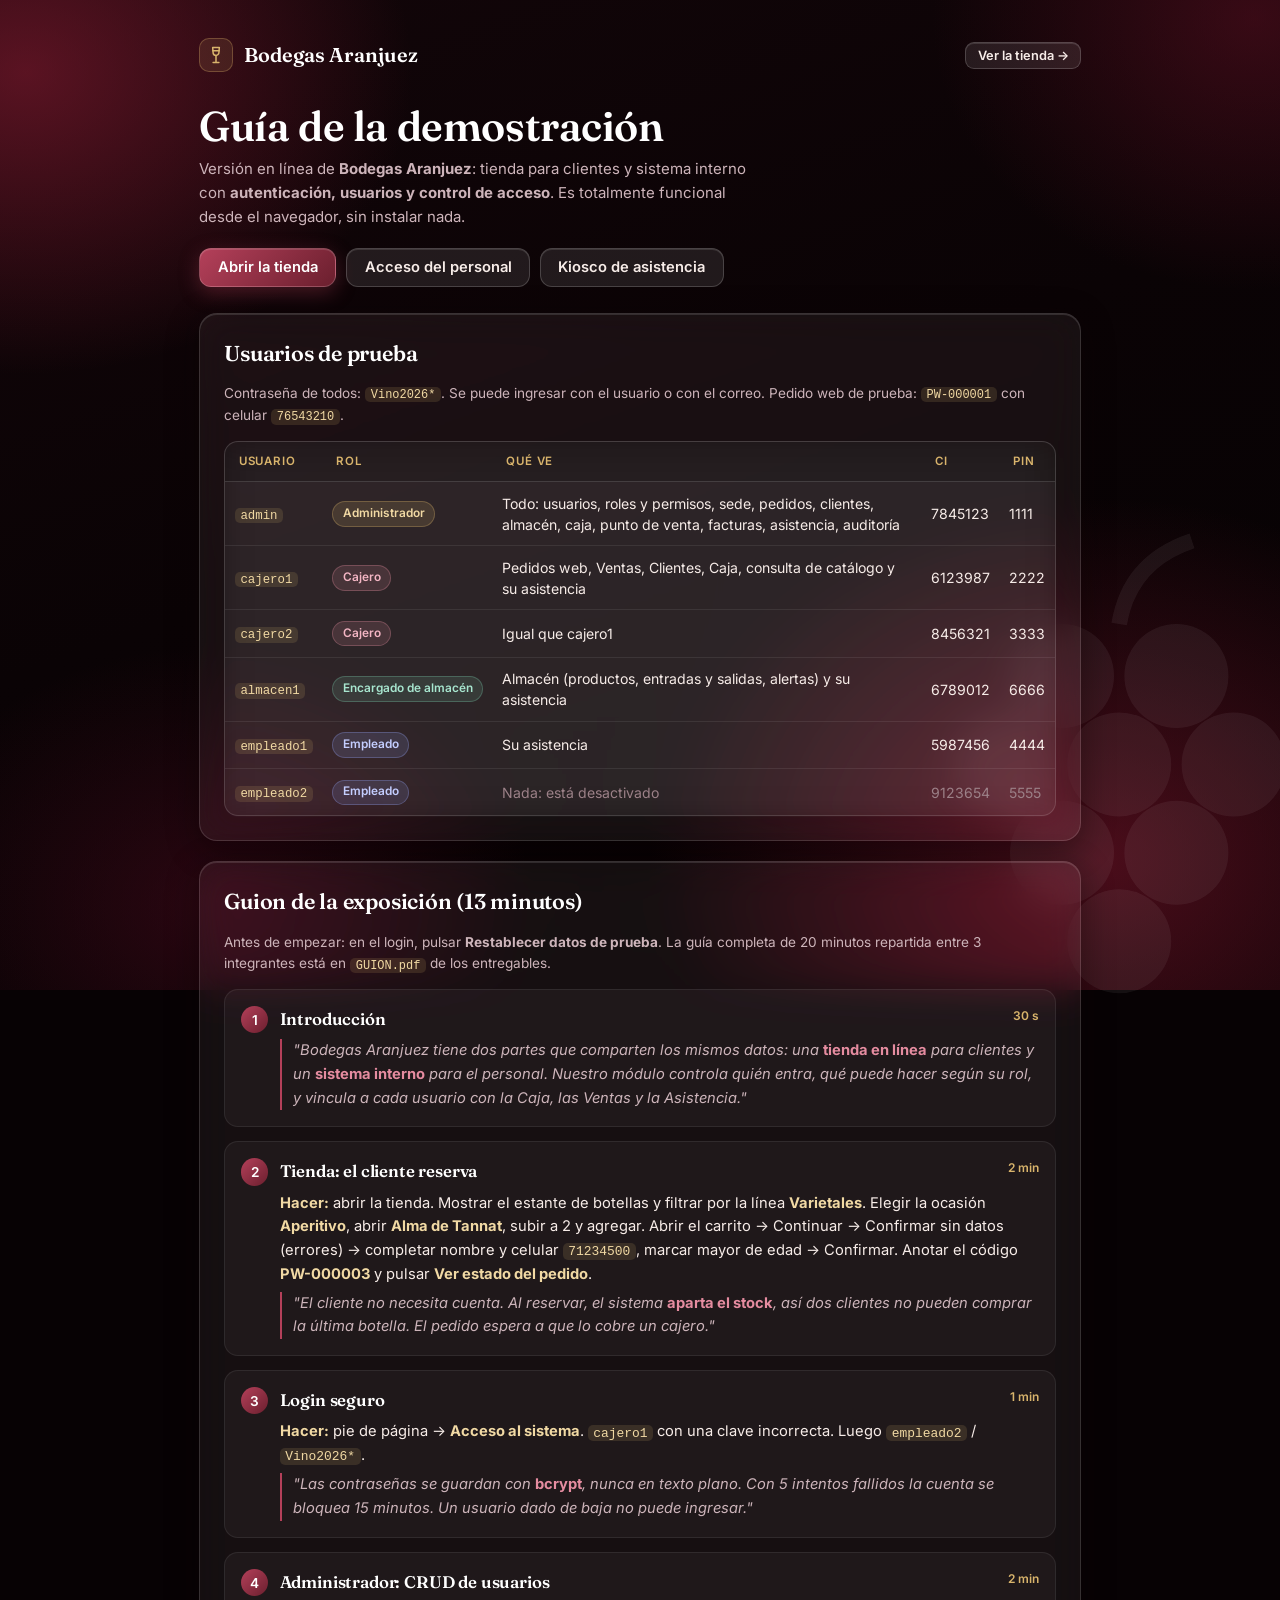
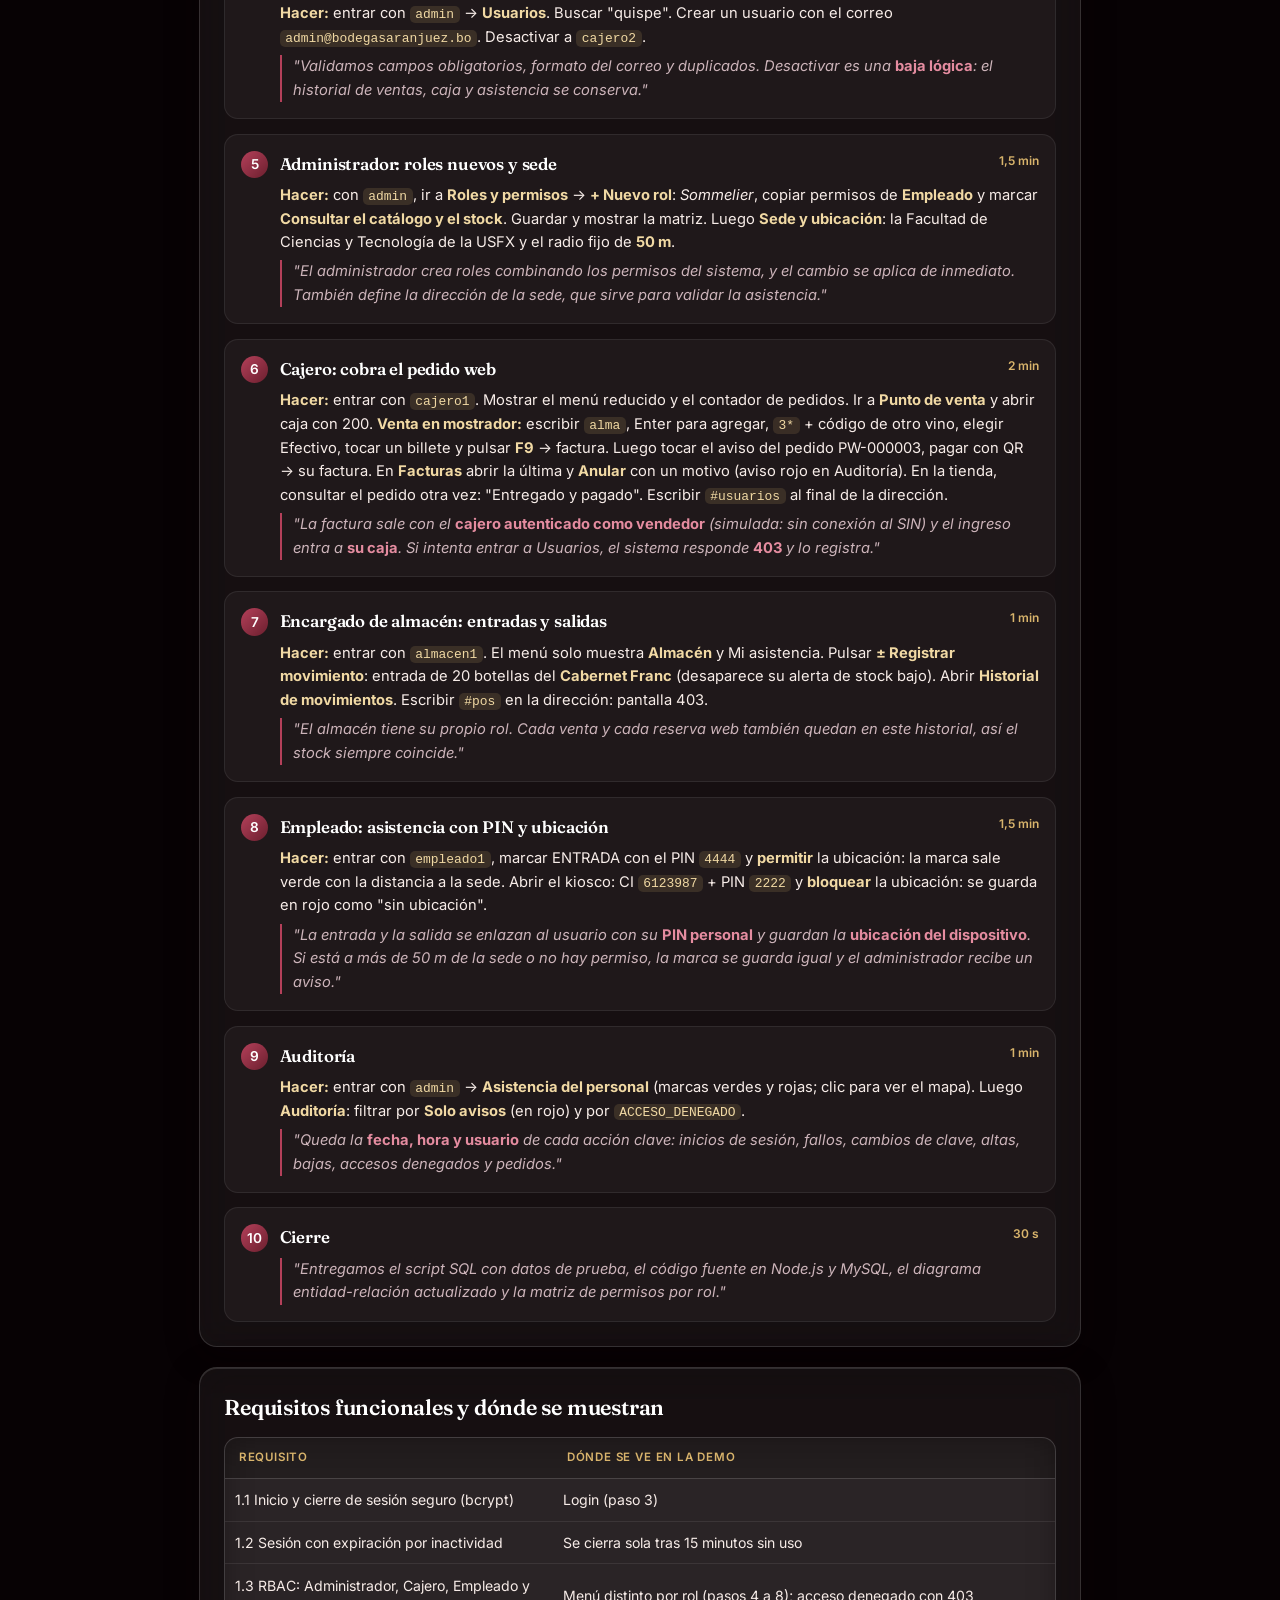
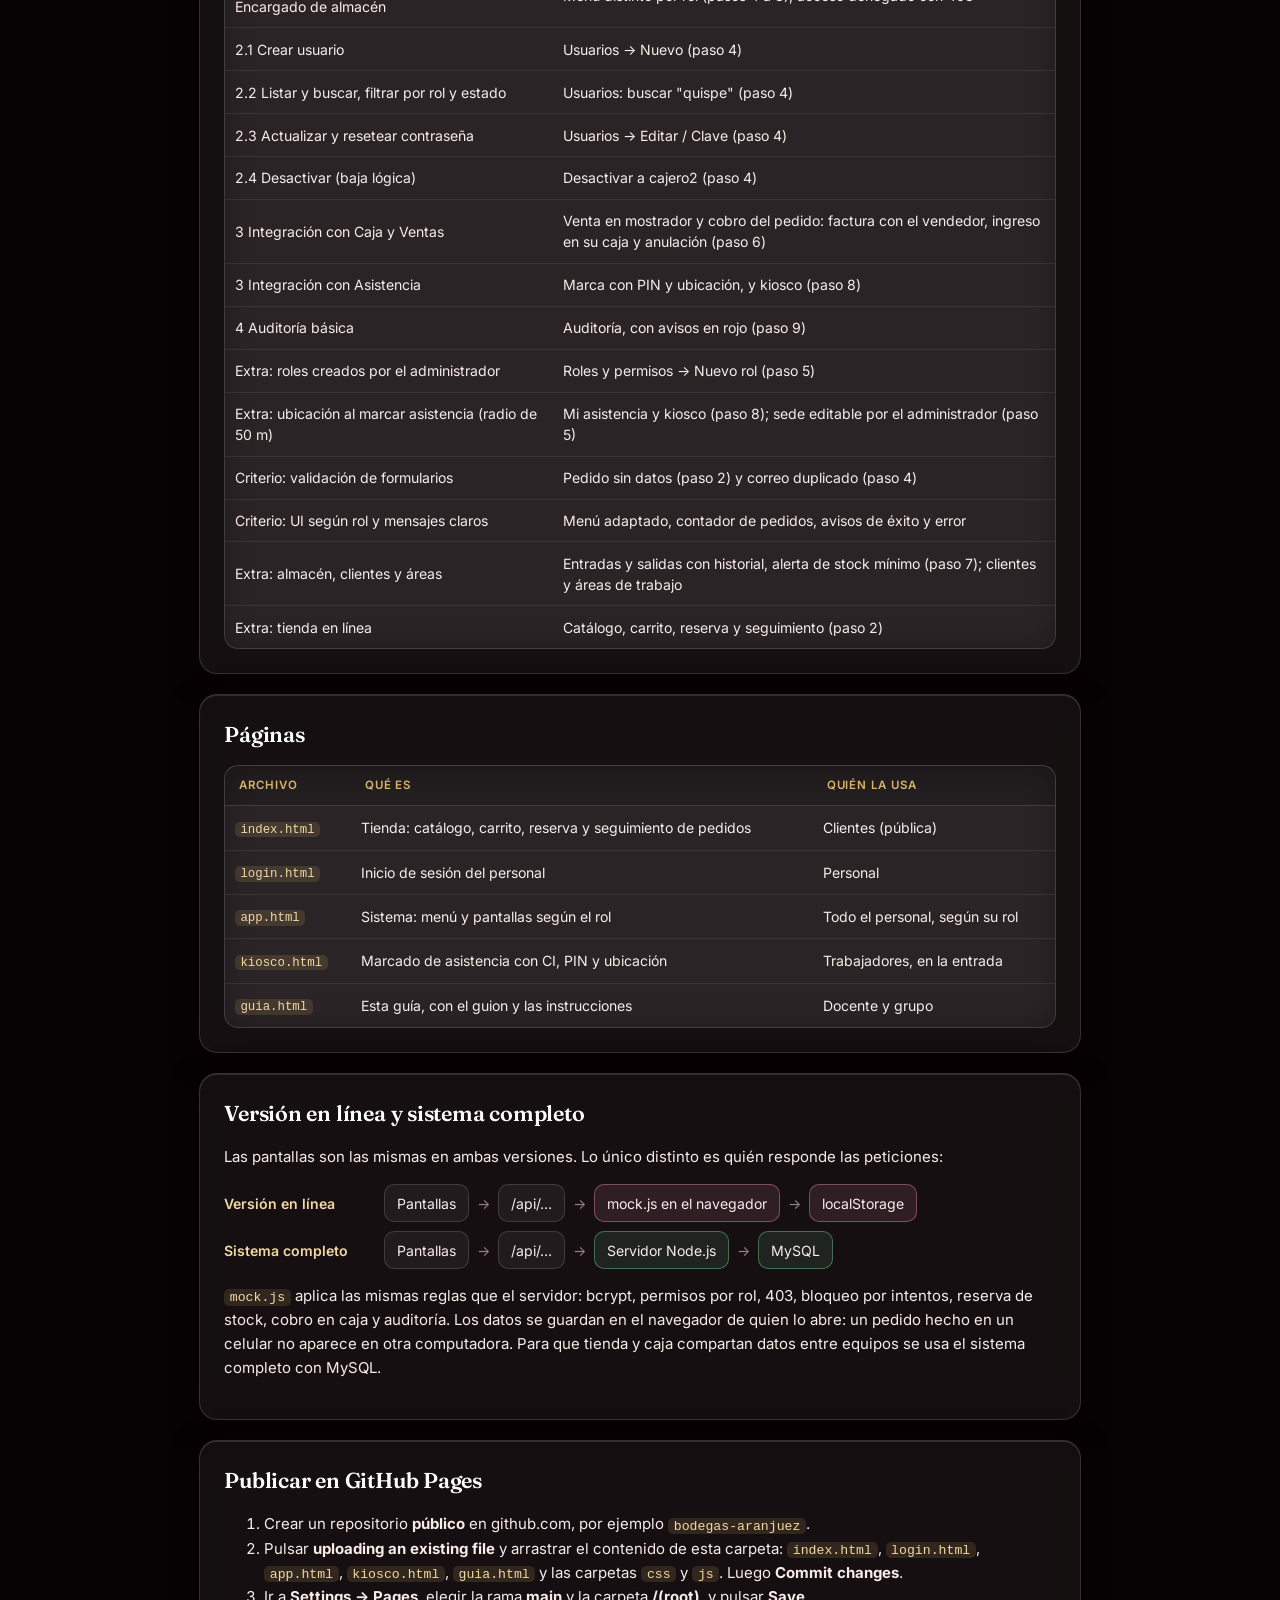
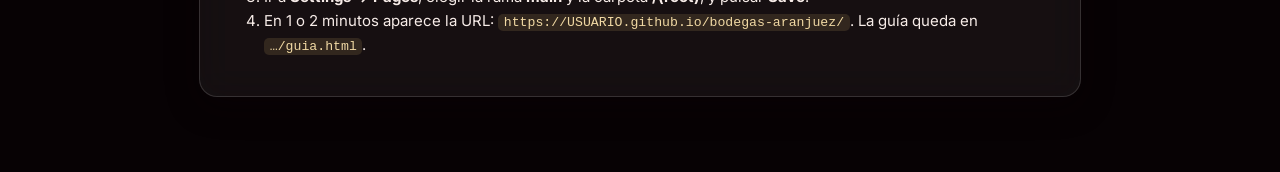
<file: guia.html>
<!doctype html>
<html lang="es">
<head>
  <meta charset="utf-8">
  <meta name="viewport" content="width=device-width, initial-scale=1">
  <title>Guía de la demo · Bodegas Aranjuez</title>
  <link rel="preconnect" href="https://fonts.googleapis.com">
  <link href="https://fonts.googleapis.com/css2?family=Fraunces:ital,wght@0,500;0,600;1,400&family=Inter:wght@400;500;600&display=swap" rel="stylesheet">
  <link rel="stylesheet" href="css/styles.css">
  <style>
    .guia { max-width: 920px; margin: 0 auto; padding: 2.4rem 1.2rem 4rem; }
    .guia header { display: flex; justify-content: space-between; align-items: center; gap: 1rem; flex-wrap: wrap; margin-bottom: 2rem; }
    .guia .portada { margin-bottom: 1.6rem; }
    .guia .portada h1 { font-size: 2.6rem; line-height: 1.1; margin-bottom: .4rem; }
    .guia .portada p { color: var(--gris); max-width: 62ch; margin: 0; }
    .guia .acciones { display: flex; gap: .6rem; flex-wrap: wrap; margin-top: 1.2rem; }
    .guia section.panel { padding: 1.5rem; }
    .guia h2 { font-size: 1.35rem; margin-bottom: .8rem; }
    .guia p, .guia li { line-height: 1.6; }
    .guia ol.pasos { list-style: none; counter-reset: paso; padding: 0; margin: 0; display: grid; gap: .9rem; }
    .guia ol.pasos > li { counter-increment: paso; position: relative; padding: 1rem 1rem 1rem 3.4rem; border-radius: 14px;
      background: rgba(255,255,255,.04); border: 1px solid var(--borde-suave); }
    .guia ol.pasos > li::before { content: counter(paso); position: absolute; left: 1rem; top: 1rem; width: 1.7rem; height: 1.7rem; border-radius: 50%;
      display: grid; place-items: center; font: 600 .85rem var(--sans); color: #fff; background: linear-gradient(135deg, var(--tinto-400), var(--tinto-600)); }
    .guia .tiempo { float: right; font-size: .75rem; color: var(--oro); font-weight: 600; }
    .guia h3 { margin: 0 0 .4rem; font-size: 1.05rem; }
    .guia .hacer, .guia .decir { margin: .35rem 0 0; font-size: .92rem; }
    .guia .hacer b { color: var(--oro-claro); }
    .guia .decir { color: var(--gris); font-style: italic; border-left: 2px solid var(--tinto-400); padding-left: .7rem; }
    .guia .decir b { font-style: normal; color: var(--rosado); }
    .guia code { background: rgba(217,180,108,.14); color: var(--oro-claro); padding: .05rem .35rem; border-radius: 5px; }
    .guia pre { background: rgba(0,0,0,.35); border: 1px solid var(--borde-suave); border-radius: 12px; padding: .9rem 1rem; overflow-x: auto; font-size: .85rem; color: var(--tinta); }
    .guia .flujo { display: grid; gap: .6rem; }
    .guia .flujo div { display: flex; gap: .5rem; align-items: center; flex-wrap: wrap; font-size: .88rem; }
    .guia .caja-f { padding: .45rem .75rem; border-radius: 10px; border: 1px solid var(--borde); background: rgba(255,255,255,.05); }
    .guia .caja-f.mock { border-color: rgba(229,140,160,.45); background: rgba(229,140,160,.12); }
    .guia .caja-f.real { border-color: rgba(127,220,164,.4); background: rgba(127,220,164,.1); }
    .guia .flecha { color: var(--gris-2); }
    .guia .etq { min-width: 9.5rem; font-weight: 600; color: var(--oro-claro); }
    @media (max-width: 600px) { .guia .portada h1 { font-size: 2rem; } .guia ol.pasos > li { padding-left: 1rem; padding-top: 3rem; } }
  </style>
</head>
<body>
  <main class="guia">
    <header>
      <div class="logo" id="logo"></div>
      <a class="btn sec mini" href="index.html">Ver la tienda →</a>
    </header>

    <div class="portada">
      <h1>Guía de la demostración</h1>
      <p>Versión en línea de <strong>Bodegas Aranjuez</strong>: tienda para clientes y sistema interno con <strong>autenticación, usuarios y control de acceso</strong>. Es totalmente funcional desde el navegador, sin instalar nada.</p>
      <div class="acciones">
        <a class="btn" href="index.html">Abrir la tienda</a>
        <a class="btn sec" href="login.html">Acceso del personal</a>
        <a class="btn sec" href="kiosco.html">Kiosco de asistencia</a>
      </div>
    </div>

    <section class="panel">
      <h2>Usuarios de prueba</h2>
      <p class="muted small" style="margin-top:0">Contraseña de todos: <code>Vino2026*</code>. Se puede ingresar con el usuario o con el correo. Pedido web de prueba: <code>PW-000001</code> con celular <code>76543210</code>.</p>
      <div class="tabla-wrap"><table>
        <thead><tr><th>Usuario</th><th>Rol</th><th>Qué ve</th><th>CI</th><th>PIN</th></tr></thead>
        <tbody>
          <tr><td><code>admin</code></td><td><span class="badge b-admin">Administrador</span></td><td>Todo: usuarios, roles y permisos, sede, pedidos, clientes, almacén, caja, punto de venta, facturas, asistencia, auditoría</td><td>7845123</td><td>1111</td></tr>
          <tr><td><code>cajero1</code></td><td><span class="badge b-cajero">Cajero</span></td><td>Pedidos web, Ventas, Clientes, Caja, consulta de catálogo y su asistencia</td><td>6123987</td><td>2222</td></tr>
          <tr><td><code>cajero2</code></td><td><span class="badge b-cajero">Cajero</span></td><td>Igual que cajero1</td><td>8456321</td><td>3333</td></tr>
          <tr><td><code>almacen1</code></td><td><span class="badge b-almacen">Encargado de almacén</span></td><td>Almacén (productos, entradas y salidas, alertas) y su asistencia</td><td>6789012</td><td>6666</td></tr>
          <tr><td><code>empleado1</code></td><td><span class="badge b-empleado">Empleado</span></td><td>Su asistencia</td><td>5987456</td><td>4444</td></tr>
          <tr class="inactivo"><td><code>empleado2</code></td><td><span class="badge b-empleado">Empleado</span></td><td>Nada: está desactivado</td><td>9123654</td><td>5555</td></tr>
        </tbody>
      </table></div>
    </section>

    <section class="panel">
      <h2>Guion de la exposición (13 minutos)</h2>
      <p class="muted small" style="margin-top:0">Antes de empezar: en el login, pulsar <b>Restablecer datos de prueba</b>. La guía completa de 20 minutos repartida entre 3 integrantes está en <code>GUION.pdf</code> de los entregables.</p>
      <ol class="pasos">
        <li><span class="tiempo">30 s</span><h3>Introducción</h3>
          <p class="decir">"Bodegas Aranjuez tiene dos partes que comparten los mismos datos: una <b>tienda en línea</b> para clientes y un <b>sistema interno</b> para el personal. Nuestro módulo controla quién entra, qué puede hacer según su rol, y vincula a cada usuario con la Caja, las Ventas y la Asistencia."</p></li>
        <li><span class="tiempo">2 min</span><h3>Tienda: el cliente reserva</h3>
          <p class="hacer"><b>Hacer:</b> abrir la tienda. Mostrar el estante de botellas y filtrar por la línea <b>Varietales</b>. Elegir la ocasión <b>Aperitivo</b>, abrir <b>Alma de Tannat</b>, subir a 2 y agregar. Abrir el carrito → Continuar → Confirmar sin datos (errores) → completar nombre y celular <code>71234500</code>, marcar mayor de edad → Confirmar. Anotar el código <b>PW-000003</b> y pulsar <b>Ver estado del pedido</b>.</p>
          <p class="decir">"El cliente no necesita cuenta. Al reservar, el sistema <b>aparta el stock</b>, así dos clientes no pueden comprar la última botella. El pedido espera a que lo cobre un cajero."</p></li>
        <li><span class="tiempo">1 min</span><h3>Login seguro</h3>
          <p class="hacer"><b>Hacer:</b> pie de página → <b>Acceso al sistema</b>. <code>cajero1</code> con una clave incorrecta. Luego <code>empleado2</code> / <code>Vino2026*</code>.</p>
          <p class="decir">"Las contraseñas se guardan con <b>bcrypt</b>, nunca en texto plano. Con 5 intentos fallidos la cuenta se bloquea 15 minutos. Un usuario dado de baja no puede ingresar."</p></li>
        <li><span class="tiempo">2 min</span><h3>Administrador: CRUD de usuarios</h3>
          <p class="hacer"><b>Hacer:</b> entrar con <code>admin</code> → <b>Usuarios</b>. Buscar "quispe". Crear un usuario con el correo <code>admin@bodegasaranjuez.bo</code>. Desactivar a <code>cajero2</code>.</p>
          <p class="decir">"Validamos campos obligatorios, formato del correo y duplicados. Desactivar es una <b>baja lógica</b>: el historial de ventas, caja y asistencia se conserva."</p></li>
        <li><span class="tiempo">1,5 min</span><h3>Administrador: roles nuevos y sede</h3>
          <p class="hacer"><b>Hacer:</b> con <code>admin</code>, ir a <b>Roles y permisos</b> → <b>+ Nuevo rol</b>: <i>Sommelier</i>, copiar permisos de <b>Empleado</b> y marcar <b>Consultar el catálogo y el stock</b>. Guardar y mostrar la matriz. Luego <b>Sede y ubicación</b>: la Facultad de Ciencias y Tecnología de la USFX y el radio fijo de <b>50 m</b>.</p>
          <p class="decir">"El administrador crea roles combinando los permisos del sistema, y el cambio se aplica de inmediato. También define la dirección de la sede, que sirve para validar la asistencia."</p></li>
        <li><span class="tiempo">2 min</span><h3>Cajero: cobra el pedido web</h3>
          <p class="hacer"><b>Hacer:</b> entrar con <code>cajero1</code>. Mostrar el menú reducido y el contador de pedidos. Ir a <b>Punto de venta</b> y abrir caja con 200. <b>Venta en mostrador:</b> escribir <code>alma</code>, Enter para agregar, <code>3*</code> + código de otro vino, elegir Efectivo, tocar un billete y pulsar <b>F9</b> → factura. Luego tocar el aviso del pedido PW-000003, pagar con QR → su factura. En <b>Facturas</b> abrir la última y <b>Anular</b> con un motivo (aviso rojo en Auditoría). En la tienda, consultar el pedido otra vez: "Entregado y pagado". Escribir <code>#usuarios</code> al final de la dirección.</p>
          <p class="decir">"La factura sale con el <b>cajero autenticado como vendedor</b> (simulada: sin conexión al SIN) y el ingreso entra a <b>su caja</b>. Si intenta entrar a Usuarios, el sistema responde <b>403</b> y lo registra."</p></li>
        <li><span class="tiempo">1 min</span><h3>Encargado de almacén: entradas y salidas</h3>
          <p class="hacer"><b>Hacer:</b> entrar con <code>almacen1</code>. El menú solo muestra <b>Almacén</b> y Mi asistencia. Pulsar <b>± Registrar movimiento</b>: entrada de 20 botellas del <b>Cabernet Franc</b> (desaparece su alerta de stock bajo). Abrir <b>Historial de movimientos</b>. Escribir <code>#pos</code> en la dirección: pantalla 403.</p>
          <p class="decir">"El almacén tiene su propio rol. Cada venta y cada reserva web también quedan en este historial, así el stock siempre coincide."</p></li>
        <li><span class="tiempo">1,5 min</span><h3>Empleado: asistencia con PIN y ubicación</h3>
          <p class="hacer"><b>Hacer:</b> entrar con <code>empleado1</code>, marcar ENTRADA con el PIN <code>4444</code> y <b>permitir</b> la ubicación: la marca sale verde con la distancia a la sede. Abrir el kiosco: CI <code>6123987</code> + PIN <code>2222</code> y <b>bloquear</b> la ubicación: se guarda en rojo como "sin ubicación".</p>
          <p class="decir">"La entrada y la salida se enlazan al usuario con su <b>PIN personal</b> y guardan la <b>ubicación del dispositivo</b>. Si está a más de 50 m de la sede o no hay permiso, la marca se guarda igual y el administrador recibe un aviso."</p></li>
        <li><span class="tiempo">1 min</span><h3>Auditoría</h3>
          <p class="hacer"><b>Hacer:</b> entrar con <code>admin</code> → <b>Asistencia del personal</b> (marcas verdes y rojas; clic para ver el mapa). Luego <b>Auditoría</b>: filtrar por <b>Solo avisos</b> (en rojo) y por <code>ACCESO_DENEGADO</code>.</p>
          <p class="decir">"Queda la <b>fecha, hora y usuario</b> de cada acción clave: inicios de sesión, fallos, cambios de clave, altas, bajas, accesos denegados y pedidos."</p></li>
        <li><span class="tiempo">30 s</span><h3>Cierre</h3>
          <p class="decir">"Entregamos el script SQL con datos de prueba, el código fuente en Node.js y MySQL, el diagrama entidad-relación actualizado y la matriz de permisos por rol."</p></li>
      </ol>
    </section>

    <section class="panel">
      <h2>Requisitos funcionales y dónde se muestran</h2>
      <div class="tabla-wrap"><table>
        <thead><tr><th>Requisito</th><th>Dónde se ve en la demo</th></tr></thead>
        <tbody>
          <tr><td>1.1 Inicio y cierre de sesión seguro (bcrypt)</td><td>Login (paso 3)</td></tr>
          <tr><td>1.2 Sesión con expiración por inactividad</td><td>Se cierra sola tras 15 minutos sin uso</td></tr>
          <tr><td>1.3 RBAC: Administrador, Cajero, Empleado y Encargado de almacén</td><td>Menú distinto por rol (pasos 4 a 8); acceso denegado con 403</td></tr>
          <tr><td>2.1 Crear usuario</td><td>Usuarios → Nuevo (paso 4)</td></tr>
          <tr><td>2.2 Listar y buscar, filtrar por rol y estado</td><td>Usuarios: buscar "quispe" (paso 4)</td></tr>
          <tr><td>2.3 Actualizar y resetear contraseña</td><td>Usuarios → Editar / Clave (paso 4)</td></tr>
          <tr><td>2.4 Desactivar (baja lógica)</td><td>Desactivar a cajero2 (paso 4)</td></tr>
          <tr><td>3 Integración con Caja y Ventas</td><td>Venta en mostrador y cobro del pedido: factura con el vendedor, ingreso en su caja y anulación (paso 6)</td></tr>
          <tr><td>3 Integración con Asistencia</td><td>Marca con PIN y ubicación, y kiosco (paso 8)</td></tr>
          <tr><td>4 Auditoría básica</td><td>Auditoría, con avisos en rojo (paso 9)</td></tr>
          <tr><td>Extra: roles creados por el administrador</td><td>Roles y permisos → Nuevo rol (paso 5)</td></tr>
          <tr><td>Extra: ubicación al marcar asistencia (radio de 50 m)</td><td>Mi asistencia y kiosco (paso 8); sede editable por el administrador (paso 5)</td></tr>
          <tr><td>Criterio: validación de formularios</td><td>Pedido sin datos (paso 2) y correo duplicado (paso 4)</td></tr>
          <tr><td>Criterio: UI según rol y mensajes claros</td><td>Menú adaptado, contador de pedidos, avisos de éxito y error</td></tr>
          <tr><td>Extra: almacén, clientes y áreas</td><td>Entradas y salidas con historial, alerta de stock mínimo (paso 7); clientes y áreas de trabajo</td></tr>
          <tr><td>Extra: tienda en línea</td><td>Catálogo, carrito, reserva y seguimiento (paso 2)</td></tr>
        </tbody>
      </table></div>
    </section>

    <section class="panel">
      <h2>Páginas</h2>
      <div class="tabla-wrap"><table>
        <thead><tr><th>Archivo</th><th>Qué es</th><th>Quién la usa</th></tr></thead>
        <tbody>
          <tr><td><code>index.html</code></td><td>Tienda: catálogo, carrito, reserva y seguimiento de pedidos</td><td>Clientes (pública)</td></tr>
          <tr><td><code>login.html</code></td><td>Inicio de sesión del personal</td><td>Personal</td></tr>
          <tr><td><code>app.html</code></td><td>Sistema: menú y pantallas según el rol</td><td>Todo el personal, según su rol</td></tr>
          <tr><td><code>kiosco.html</code></td><td>Marcado de asistencia con CI, PIN y ubicación</td><td>Trabajadores, en la entrada</td></tr>
          <tr><td><code>guia.html</code></td><td>Esta guía, con el guion y las instrucciones</td><td>Docente y grupo</td></tr>
        </tbody>
      </table></div>
    </section>

    <section class="panel">
      <h2>Versión en línea y sistema completo</h2>
      <p>Las pantallas son las mismas en ambas versiones. Lo único distinto es quién responde las peticiones:</p>
      <div class="flujo">
        <div><span class="etq">Versión en línea</span><span class="caja-f">Pantallas</span><span class="flecha">→</span><span class="caja-f">/api/…</span><span class="flecha">→</span><span class="caja-f mock">mock.js en el navegador</span><span class="flecha">→</span><span class="caja-f mock">localStorage</span></div>
        <div><span class="etq">Sistema completo</span><span class="caja-f">Pantallas</span><span class="flecha">→</span><span class="caja-f">/api/…</span><span class="flecha">→</span><span class="caja-f real">Servidor Node.js</span><span class="flecha">→</span><span class="caja-f real">MySQL</span></div>
      </div>
      <p><code>mock.js</code> aplica las mismas reglas que el servidor: bcrypt, permisos por rol, 403, bloqueo por intentos, reserva de stock, cobro en caja y auditoría. Los datos se guardan en el navegador de quien lo abre: un pedido hecho en un celular no aparece en otra computadora. Para que tienda y caja compartan datos entre equipos se usa el sistema completo con MySQL.</p>
    </section>

    <section class="panel">
      <h2>Publicar en GitHub Pages</h2>
      <ol>
        <li>Crear un repositorio <strong>público</strong> en github.com, por ejemplo <code>bodegas-aranjuez</code>.</li>
        <li>Pulsar <strong>uploading an existing file</strong> y arrastrar el contenido de esta carpeta: <code>index.html</code>, <code>login.html</code>, <code>app.html</code>, <code>kiosco.html</code>, <code>guia.html</code> y las carpetas <code>css</code> y <code>js</code>. Luego <strong>Commit changes</strong>.</li>
        <li>Ir a <strong>Settings → Pages</strong>, elegir la rama <strong>main</strong> y la carpeta <strong>/(root)</strong>, y pulsar <strong>Save</strong>.</li>
        <li>En 1 o 2 minutos aparece la URL: <code>https://USUARIO.github.io/bodegas-aranjuez/</code>. La guía queda en <code>…/guia.html</code>.</li>
      </ol>
    </section>
  </main>
  <script src="js/api.js"></script>
  <script>document.getElementById('logo').innerHTML = ICONOS.logo + 'Bodegas Aranjuez';</script>
</body>
</html>
</file>
<file: css/styles.css>
/* =====================================================================
   Bodegas Aranjuez — Glassmorphism, tema vino
   Paneles de vidrio esmerilado sobre un fondo de tintos, burdeos y oro.
   ===================================================================== */
:root {
  color-scheme: dark;

  /* Paleta vino */
  --tinto-900: #1a0509;
  --tinto-800: #2b0a12;
  --tinto-700: #4a0f1f;
  --tinto-600: #6b1f2e;
  --tinto-500: #8e2a40;
  --tinto-400: #b4405a;
  --rosado: #e58ca0;
  --oro: #d9b46c;
  --oro-claro: #f1d9a4;

  /* Vidrio (más oscuro: vino y negro) */
  --vidrio: rgba(255, 255, 255, .055);
  --vidrio-2: rgba(255, 255, 255, .09);
  --vidrio-fuerte: rgba(14, 4, 8, .82);
  --borde: rgba(255, 255, 255, .14);
  --borde-suave: rgba(255, 255, 255, .08);
  --brillo: inset 0 1px 0 rgba(255, 255, 255, .12);
  --sombra: 0 8px 32px rgba(10, 0, 4, .45);
  --blur: blur(18px) saturate(140%);

  /* Texto y estados */
  --tinta: #f7ece8;
  --gris: #cdb4ba;
  --gris-2: #9c8188;
  --ok: #7fdca4;
  --ok-bg: rgba(72, 187, 120, .16);
  --error: #ff9a94;
  --error-bg: rgba(255, 99, 99, .14);
  --aviso: #f3cf7a;
  --aviso-bg: rgba(243, 207, 122, .14);

  /* Compatibilidad con estilos en línea del JS */
  --vino: var(--oro);
  --vino-claro: rgba(217, 180, 108, .16);

  --radio: 18px;
  --serif: 'Fraunces', Georgia, 'Times New Roman', serif;
  --sans: 'Inter', system-ui, -apple-system, 'Segoe UI', Roboto, sans-serif;
}

* { box-sizing: border-box; }
html, body { margin: 0; min-height: 100%; }
body {
  font-family: var(--sans); color: var(--tinta); font-size: 15px; line-height: 1.5;
  background: #070204;
  min-height: 100vh;
}

/* Fondo: luces difusas de vino, como mirar a través de una copa */
body::before {
  content: ''; position: fixed; inset: -10%; z-index: -2; pointer-events: none;
  background:
    radial-gradient(36% 40% at 10% 15%, rgba(150, 30, 55, .55), transparent 70%),
    radial-gradient(30% 36% at 90% 10%, rgba(110, 18, 40, .45), transparent 70%),
    radial-gradient(42% 48% at 80% 88%, rgba(120, 20, 42, .6), transparent 70%),
    radial-gradient(30% 34% at 22% 92%, rgba(70, 10, 28, .55), transparent 70%),
    linear-gradient(160deg, #14060a 0%, #0a0305 50%, #050203 100%);
  animation: respirar 22s ease-in-out infinite alternate;
}
/* Racimo sutil de uvas como marca de agua */
body::after {
  content: ''; position: fixed; z-index: -1; pointer-events: none;
  width: 520px; height: 520px; right: -120px; bottom: -140px; opacity: .06;
  background: url("data:image/svg+xml,%3Csvg xmlns='http://www.w3.org/2000/svg' viewBox='0 0 100 100' fill='%23fff'%3E%3Ccircle cx='35' cy='30' r='10'/%3E%3Ccircle cx='57' cy='30' r='10'/%3E%3Ccircle cx='46' cy='47' r='10'/%3E%3Ccircle cx='24' cy='47' r='10'/%3E%3Ccircle cx='68' cy='47' r='10'/%3E%3Ccircle cx='35' cy='64' r='10'/%3E%3Ccircle cx='57' cy='64' r='10'/%3E%3Ccircle cx='46' cy='81' r='10'/%3E%3Cpath d='M46 20 Q48 8 60 4' stroke='%23fff' stroke-width='3' fill='none'/%3E%3C/svg%3E") no-repeat center / contain;
}
@keyframes respirar { from { transform: scale(1) translate(0, 0); } to { transform: scale(1.08) translate(-2%, 1%); } }
@media (prefers-reduced-motion: reduce) { body::before { animation: none; } }

h1, h2, h3 { font-family: var(--serif); font-weight: 600; margin: 0 0 .4em; letter-spacing: -.01em; color: #fff; }
h1 { font-size: 1.9rem; } h2 { font-size: 1.35rem; } h3 { font-size: 1.08rem; }
a { color: var(--oro-claro); }
code { font-size: .88em; }
.muted { color: var(--gris); }
.small { font-size: .85rem; }
.hidden { display: none !important; }
::selection { background: rgba(217, 180, 108, .35); }

/* Superficie de vidrio reutilizable */
.panel, .kpi, .acceso, .tabla-wrap, .tarjeta-login, .usuario-box, .modal, .toast, .lateral, .barra-movil {
  -webkit-backdrop-filter: var(--blur); backdrop-filter: var(--blur);
}

/* ---------- Botones ---------- */
.btn {
  display: inline-flex; align-items: center; gap: .45rem; text-decoration: none;
  border: 1px solid rgba(255, 255, 255, .18); border-radius: 12px; padding: .6rem 1.1rem;
  font: 600 .92rem var(--sans); cursor: pointer; color: #fff;
  background: linear-gradient(135deg, var(--tinto-400), var(--tinto-600));
  box-shadow: 0 6px 20px rgba(180, 64, 90, .35), var(--brillo);
  transition: transform .12s, box-shadow .2s, filter .2s;
}
.btn:hover { filter: brightness(1.12); box-shadow: 0 8px 26px rgba(180, 64, 90, .5), var(--brillo); }
.btn:active { transform: translateY(1px); }
.btn:disabled { opacity: .5; cursor: not-allowed; filter: none; }
.btn.sec { background: var(--vidrio-2); color: var(--tinta); box-shadow: var(--brillo); }
.btn.sec:hover { background: rgba(255, 255, 255, .18); }
.btn.peligro { background: var(--error-bg); color: var(--error); border-color: rgba(255, 154, 148, .35); box-shadow: none; }
.btn.peligro:hover { background: rgba(255, 99, 99, .24); }
.btn.ok { background: linear-gradient(135deg, #3f9e6a, #2a6e4a); box-shadow: 0 6px 18px rgba(63, 158, 106, .3), var(--brillo); }
.btn.mini { padding: .32rem .7rem; font-size: .8rem; border-radius: 9px; }
.btn.grande { padding: .95rem 1.8rem; font-size: 1.05rem; border-radius: 14px; }
.btn.bloque { width: 100%; justify-content: center; }

/* ---------- Formularios ---------- */
label { display: block; font-size: .84rem; font-weight: 500; margin-bottom: .35rem; color: var(--gris); }
input, select, textarea {
  width: 100%; padding: .62rem .8rem; border-radius: 11px; font: inherit; color: var(--tinta);
  background: rgba(255, 255, 255, .06); border: 1px solid var(--borde);
  transition: border-color .15s, background .15s, box-shadow .15s;
}
input::placeholder { color: var(--gris-2); }
input:hover, select:hover { background: rgba(255, 255, 255, .09); }
input:focus, select:focus, textarea:focus {
  outline: none; border-color: var(--oro); background: rgba(255, 255, 255, .1);
  box-shadow: 0 0 0 3px rgba(217, 180, 108, .22);
}
select option { background: var(--tinto-800); color: var(--tinta); }
.campo { margin-bottom: .95rem; }
.campo.error input, .campo.error select { border-color: var(--error); background: rgba(255, 99, 99, .08); }
.campo .msg { color: var(--error); font-size: .8rem; margin-top: .3rem; }
.fila { display: grid; gap: .9rem; grid-template-columns: repeat(auto-fit, minmax(180px, 1fr)); }
.req::after { content: ' *'; color: var(--rosado); }

/* ---------- Avisos ---------- */
.alerta { padding: .75rem .95rem; border-radius: 12px; margin-bottom: 1rem; font-size: .9rem; border: 1px solid transparent; }
.alerta.error { background: var(--error-bg); color: var(--error); border-color: rgba(255, 154, 148, .3); }
.alerta.ok { background: var(--ok-bg); color: var(--ok); border-color: rgba(127, 220, 164, .3); }
.alerta.aviso { background: var(--aviso-bg); color: var(--aviso); border-color: rgba(243, 207, 122, .3); }
.alerta a { color: inherit; font-weight: 600; }

#toasts { position: fixed; right: 16px; bottom: 16px; display: grid; gap: .5rem; z-index: 100; max-width: calc(100vw - 32px); }
.toast {
  padding: .8rem 1rem .8rem 1.1rem; border-radius: 12px; font-size: .9rem; max-width: 380px;
  background: var(--vidrio-fuerte); border: 1px solid var(--borde); border-left: 4px solid var(--oro);
  box-shadow: var(--sombra); animation: entra .25s ease-out;
}
.toast.ok { border-left-color: var(--ok); } .toast.error { border-left-color: var(--error); } .toast.aviso { border-left-color: var(--aviso); }
@keyframes entra { from { opacity: 0; transform: translateY(10px) scale(.98); } }

/* ---------- Login / kiosco ---------- */
.pantalla-centro { min-height: 100vh; display: grid; grid-template-columns: 1.1fr 1fr; align-items: center; }
.marca-panel { padding: 3rem 3.5rem; display: flex; flex-direction: column; justify-content: space-between; gap: 2rem; min-height: 100vh; position: relative; }
.marca-panel h1 { font-size: 3.4rem; line-height: 1.05; margin-bottom: .3em;
  background: linear-gradient(120deg, #fff 30%, var(--oro-claro)); -webkit-background-clip: text; background-clip: text; color: transparent; }
.marca-panel .lema { font-family: var(--serif); font-style: italic; font-size: 1.25rem; color: var(--oro-claro); max-width: 28ch; margin: 0 0 .6rem; }
.marca-panel .copa {
  position: absolute; right: 0; top: 50%; width: 150px; transform: translateY(-50%) rotate(8deg);
  filter: drop-shadow(0 20px 40px rgba(180, 64, 90, .45)); opacity: .9; pointer-events: none;
}
.copa .liquido { animation: oleaje 6s ease-in-out infinite alternate; transform-origin: center; }
@keyframes oleaje { from { transform: translateY(0) skewY(0); } to { transform: translateY(3px) skewY(-2deg); } }
@media (prefers-reduced-motion: reduce) { .copa .liquido { animation: none; } }
.logo { display: flex; align-items: center; gap: .65rem; font-family: var(--serif); font-size: 1.25rem; font-weight: 600; color: #fff; }
.logo svg { width: 34px; height: 34px; padding: 6px; border-radius: 10px; color: var(--oro);
  background: rgba(217, 180, 108, .12); border: 1px solid rgba(217, 180, 108, .3); }
.form-panel { display: flex; align-items: center; justify-content: center; padding: 2rem 1.2rem; }
.tarjeta-login {
  width: 100%; max-width: 410px; padding: 2.2rem; border-radius: 24px;
  background: var(--vidrio); border: 1px solid var(--borde); box-shadow: var(--sombra), var(--brillo);
}
.tarjeta-login h2 { font-size: 1.7rem; }
.demo { margin-top: 1.4rem; padding: .85rem; border: 1px dashed rgba(255, 255, 255, .2); border-radius: 12px; font-size: .82rem; color: var(--gris); line-height: 1.7; }
.demo code { background: rgba(217, 180, 108, .15); color: var(--oro-claro); padding: .05rem .35rem; border-radius: 5px; }
.ojo { position: relative; }
.ojo input { padding-right: 4.5rem; }
.ojo button { position: absolute; right: 8px; top: 50%; transform: translateY(-50%); border: 0; background: none; color: var(--oro-claro); cursor: pointer; font-size: .8rem; }

.pin-display { font-size: 2.2rem; letter-spacing: .7rem; text-align: center; font-family: var(--serif); color: var(--oro-claro);
  padding: .4rem; border-radius: 12px; background: rgba(0, 0, 0, .18); border: 1px solid var(--borde-suave); }
.teclado { display: grid; grid-template-columns: repeat(3, 1fr); gap: .55rem; margin: 1rem 0; }
.teclado button {
  padding: .95rem; font-size: 1.2rem; font-family: var(--sans); color: var(--tinta); cursor: pointer; border-radius: 14px;
  background: var(--vidrio); border: 1px solid var(--borde); box-shadow: var(--brillo); transition: background .15s, transform .08s;
}
.teclado button:hover { background: var(--vidrio-2); }
.teclado button:active { transform: scale(.96); background: rgba(217, 180, 108, .2); }
.teclado button[data-t="Borrar"], .teclado button[data-t="Limpiar"] { font-size: .85rem; color: var(--gris); }
.reloj { font-family: var(--serif); font-size: 4.5rem; line-height: 1; color: #fff; text-shadow: 0 4px 30px rgba(180, 64, 90, .6); }

/* ---------- App (shell) ---------- */
.app { display: grid; grid-template-columns: 260px 1fr; min-height: 100vh; gap: 0; }
.lateral {
  margin: 14px 0 14px 14px; height: calc(100vh - 28px); position: sticky; top: 14px;
  padding: 1.3rem .85rem; display: flex; flex-direction: column; gap: 1rem; border-radius: 22px;
  background: rgba(10, 3, 6, .55); border: 1px solid var(--borde); box-shadow: var(--sombra), var(--brillo);
}
.lateral .logo { padding: 0 .4rem .4rem; font-size: 1.08rem; }
.menu { display: grid; gap: .2rem; overflow-y: auto; }
.menu a {
  display: flex; align-items: center; gap: .7rem; padding: .62rem .75rem; border-radius: 12px;
  color: var(--gris); text-decoration: none; font-size: .93rem; border: 1px solid transparent; transition: background .15s, color .15s;
}
.menu a:hover { background: rgba(255, 255, 255, .06); color: #fff; }
.menu a.activo {
  color: #fff; font-weight: 600; background: linear-gradient(90deg, rgba(217, 180, 108, .2), rgba(255, 255, 255, .05));
  border-color: rgba(217, 180, 108, .35); box-shadow: var(--brillo);
}
.menu a.activo svg { color: var(--oro); }
.menu svg { width: 18px; height: 18px; flex: none; }
.menu .grupo { font-size: .68rem; text-transform: uppercase; letter-spacing: .12em; color: var(--gris-2); margin: .8rem .75rem .25rem; }
.usuario-box { margin-top: auto; padding: .9rem; border-radius: 14px; background: rgba(255, 255, 255, .05); border: 1px solid var(--borde-suave); font-size: .85rem; }
.usuario-box strong { display: block; color: #fff; }
.usuario-box .rol { color: var(--oro); font-size: .78rem; }
.usuario-box .btn { margin-top: .7rem; width: 100%; justify-content: center; background: rgba(255, 255, 255, .06); box-shadow: none; }
.usuario-box .btn:hover { background: rgba(255, 255, 255, .12); }

.contenido { min-width: 0; padding: 2rem 2.2rem; max-width: 1240px; width: 100%; }
.cabecera { display: flex; justify-content: space-between; align-items: flex-end; gap: 1rem; flex-wrap: wrap; margin-bottom: 1.4rem; }
.cabecera p { margin: 0; }
.barra-movil { display: none; }

.panel {
  background: var(--vidrio); border: 1px solid var(--borde); border-radius: var(--radio);
  padding: 1.3rem; box-shadow: var(--sombra), var(--brillo); margin-bottom: 1.25rem;
}
.panel > h3:first-child { margin-bottom: .9rem; }
.grid-2 { display: grid; gap: 1.25rem; grid-template-columns: repeat(auto-fit, minmax(320px, 1fr)); align-items: start; }

.kpis { display: grid; gap: 1rem; grid-template-columns: repeat(auto-fit, minmax(180px, 1fr)); margin-bottom: 1.25rem; }
.kpi { background: var(--vidrio); border: 1px solid var(--borde); border-radius: var(--radio); padding: 1.05rem 1.15rem; box-shadow: var(--brillo); }
.kpi .v { font-family: var(--serif); font-size: 1.7rem; font-weight: 600; color: #fff; }
.kpi .l { color: var(--gris); font-size: .82rem; }
.kpi.destacado {
  background: linear-gradient(135deg, rgba(180, 64, 90, .55), rgba(107, 31, 46, .45));
  border-color: rgba(229, 140, 160, .35); box-shadow: 0 8px 28px rgba(180, 64, 90, .3), var(--brillo);
}
.kpi.destacado .l { color: var(--oro-claro); }

.accesos { display: grid; gap: 1rem; grid-template-columns: repeat(auto-fill, minmax(220px, 1fr)); }
.acceso {
  background: var(--vidrio); border: 1px solid var(--borde); border-radius: var(--radio); padding: 1.2rem;
  text-decoration: none; color: inherit; box-shadow: var(--brillo); transition: transform .2s, border-color .2s, background .2s;
}
.acceso:hover { transform: translateY(-3px); border-color: rgba(217, 180, 108, .45); background: var(--vidrio-2); }
.acceso svg { width: 40px; height: 40px; padding: 8px; border-radius: 12px; color: var(--oro); background: rgba(217, 180, 108, .12); }
.acceso h3 { margin: .7rem 0 .2rem; }
.acceso p { margin: 0; font-size: .85rem; color: var(--gris); }

.toolbar { display: flex; gap: .6rem; flex-wrap: wrap; margin-bottom: 1rem; align-items: center; }
.toolbar input, .toolbar select { width: auto; min-width: 160px; background: var(--vidrio); }
.toolbar .buscar { flex: 1; min-width: 220px; }

/* ---------- Tablas ---------- */
.tabla-wrap { overflow-x: auto; border: 1px solid var(--borde); border-radius: 14px; background: rgba(255, 255, 255, .04); }
table { width: 100%; border-collapse: collapse; font-size: .88rem; }
th {
  text-align: left; font-weight: 600; font-size: .72rem; text-transform: uppercase; letter-spacing: .07em; color: var(--oro);
  background: rgba(0, 0, 0, .18); padding: .7rem .85rem; border-bottom: 1px solid var(--borde); white-space: nowrap;
}
td { padding: .65rem .6rem; border-bottom: 1px solid var(--borde-suave); vertical-align: middle; }
tbody tr { transition: background .15s; }
tbody tr:hover { background: rgba(255, 255, 255, .04); }
tr:last-child td { border-bottom: 0; }
tr.inactivo td { color: var(--gris-2); }
td.num, th.num { text-align: right; font-variant-numeric: tabular-nums; white-space: nowrap; }
td.acciones { white-space: normal; min-width: 150px; text-align: right; }
td.acciones .btn { margin-bottom: .2rem; }
td.acciones .btn { margin-left: .25rem; }
.vacio { text-align: center; color: var(--gris); padding: 2rem; }

/* ---------- Badges ---------- */
.badge { display: inline-block; padding: .18rem .6rem; border-radius: 999px; font-size: .74rem; font-weight: 600; white-space: nowrap; border: 1px solid transparent; }
.b-ok { background: var(--ok-bg); color: var(--ok); border-color: rgba(127, 220, 164, .25); }
.b-off { background: rgba(255, 255, 255, .07); color: var(--gris); border-color: var(--borde-suave); }
.b-admin { background: rgba(217, 180, 108, .15); color: var(--oro-claro); border-color: rgba(217, 180, 108, .3); }
.b-cajero { background: rgba(229, 140, 160, .15); color: #f4b6c4; border-color: rgba(229, 140, 160, .3); }
.b-almacen { background: rgba(120, 200, 170, .14); color: #a8e6cf; border-color: rgba(120, 200, 170, .3); }
.b-empleado { background: rgba(150, 170, 255, .14); color: #c4ceff; border-color: rgba(150, 170, 255, .28); }
.b-error { background: var(--error-bg); color: var(--error); border-color: rgba(255, 154, 148, .25); }
.b-aviso { background: var(--aviso-bg); color: var(--aviso); border-color: rgba(243, 207, 122, .25); }

/* ---------- Modal ---------- */
.modal-fondo {
  position: fixed; inset: 0; z-index: 50; display: flex; align-items: center; justify-content: center; padding: 1rem;
  background: rgba(10, 0, 4, .55); -webkit-backdrop-filter: blur(6px); backdrop-filter: blur(6px); animation: aparecer .2s ease-out;
}
.modal {
  width: 100%; max-width: 580px; max-height: 92vh; overflow: auto; padding: 1.6rem; border-radius: 22px;
  background: var(--vidrio-fuerte); border: 1px solid var(--borde); box-shadow: 0 24px 60px rgba(0, 0, 0, .5), var(--brillo);
  animation: entra .25s ease-out;
}
.modal .pie { display: flex; justify-content: flex-end; gap: .5rem; margin-top: 1.1rem; }
@keyframes aparecer { from { opacity: 0; } }

/* ---------- Asistencia ---------- */
.marcador { text-align: center; padding: 2.2rem 1rem; }
.marcador .hora { font-family: var(--serif); font-size: 3.6rem; line-height: 1.1; color: #fff; text-shadow: 0 4px 30px rgba(180, 64, 90, .55); }
.marcador input { max-width: 220px; margin: 1.1rem auto; text-align: center; font-size: 1.4rem; letter-spacing: .45rem; }
.chips { display: flex; gap: .35rem; flex-wrap: wrap; }

/* ---------- Nota de venta ---------- */
.nota { font-size: .9rem; }
.nota .enc { display: flex; justify-content: space-between; gap: 1rem; border-bottom: 1px solid rgba(217, 180, 108, .5); padding-bottom: .7rem; margin-bottom: .9rem; }
.nota .enc strong { color: var(--oro-claro); }
.nota .total { text-align: right; font-family: var(--serif); font-size: 1.5rem; margin-top: .7rem; color: var(--oro-claro); }

.denegado { text-align: center; padding: 4rem 1rem; }
.denegado .codigo {
  font-family: var(--serif); font-size: 5rem; line-height: 1;
  background: linear-gradient(120deg, var(--rosado), var(--oro)); -webkit-background-clip: text; background-clip: text; color: transparent;
}

/* ---------- Scrollbar ---------- */
::-webkit-scrollbar { width: 10px; height: 10px; }
::-webkit-scrollbar-thumb { background: rgba(255, 255, 255, .15); border-radius: 10px; border: 2px solid transparent; background-clip: padding-box; }
::-webkit-scrollbar-track { background: transparent; }

/* ---------- Responsive ---------- */
@media (max-width: 900px) {
  .pantalla-centro { grid-template-columns: 1fr; }
  .marca-panel { min-height: auto; padding: 1.6rem 1.2rem 0; gap: 1rem; }
  .marca-panel h1 { font-size: 2.2rem; }
  .marca-panel .lema-extra, .marca-panel .copa { display: none; }
  .reloj { font-size: 3rem; }
  .app { grid-template-columns: 1fr; }
  .lateral { position: fixed; inset: 10px auto 10px 10px; margin: 0; width: 270px; height: auto; z-index: 40;
    transform: translateX(-115%); transition: transform .25s; background: rgba(10, 3, 6, .9); }
  .lateral.abierto { transform: none; }
  .barra-movil {
    display: flex; align-items: center; justify-content: space-between; padding: .75rem 1rem; position: sticky; top: 0; z-index: 30;
    background: rgba(10, 3, 6, .7); border-bottom: 1px solid var(--borde); color: #fff; font-family: var(--serif);
  }
  .barra-movil button { background: none; border: 0; color: #fff; font-size: 1.4rem; cursor: pointer; }
  .contenido { padding: 1.2rem 1rem; }
  .tarjeta-login { padding: 1.6rem; }
}
@media (max-width: 1150px) { .marca-panel .copa { display: none; } }
.restablecer { display: block; margin: 1.2rem auto 0; background: none; border: 0; color: var(--gris-2); font: inherit; font-size: .78rem; cursor: pointer; text-decoration: underline; text-underline-offset: 3px; }
.restablecer:hover { color: var(--gris); }


/* ---- Almacén ---- */
.pestanas { display: flex; gap: .4rem; flex-wrap: wrap; margin-bottom: 1rem; }
.pestanas button { background: var(--vidrio); border: 1px solid var(--borde); color: var(--gris); border-radius: 999px; padding: .45rem 1rem; cursor: pointer; font: inherit; font-size: .88rem; }
.pestanas button.activa { color: #fff; border-color: rgba(217, 180, 108, .5); background: rgba(217, 180, 108, .14); }
.stock-bajo { color: var(--aviso); font-weight: 600; }
.stock-cero { color: var(--error); font-weight: 600; }
.mov-entrada { color: var(--ok); } .mov-salida { color: #f4b6c4; }

/* ===== Ubicación en asistencia, avisos de auditoría y roles ===== */
.b-otro { background: rgba(190, 150, 255, .14); color: #dccbff; border-color: rgba(190, 150, 255, .3); }
.badge.marca { display: inline-flex; align-items: center; gap: .35rem; }
.badge.marca small { display: inline-flex; align-items: center; gap: .15rem; font-size: .72rem; opacity: .9; }
.badge.marca small svg { width: 11px; height: 11px; }
a.sin-linea { text-decoration: none; }
tr.fila-aviso td { background: rgba(255, 90, 90, .09); }
tr.fila-aviso td:first-child { box-shadow: inset 3px 0 0 #ff6b6b; }
tr.fila-aviso td.detalle { color: #ffb3ae; }
.estado-ubic { display: flex; align-items: center; gap: .45rem; justify-content: center; font-size: .85rem; margin: .4rem 0 .9rem; }
.estado-ubic svg { width: 16px; height: 16px; }
.estado-ubic.ok { color: var(--ok); } .estado-ubic.mal { color: var(--error); } .estado-ubic.espera { color: var(--gris); }
.sede-info { display: flex; gap: .6rem; align-items: flex-start; font-size: .85rem; color: var(--gris); }
.sede-info svg { width: 18px; height: 18px; flex: none; color: var(--oro); margin-top: .1rem; }
.mapa { width: 100%; height: 300px; border: 1px solid var(--borde); border-radius: 14px; background: rgba(0,0,0,.25); }
.permisos-grupo { border: 1px solid var(--borde-suave); border-radius: 12px; padding: .7rem .85rem; margin-bottom: .6rem; }
.permisos-grupo h4 { margin: 0 0 .45rem; font-size: .8rem; text-transform: uppercase; letter-spacing: .06em; color: var(--oro); display: flex; justify-content: space-between; }
.permisos-grupo h4 button { background: none; border: 0; color: var(--gris); font-size: .75rem; cursor: pointer; text-transform: none; letter-spacing: 0; }
.permiso-check { display: flex; gap: .55rem; align-items: flex-start; padding: .3rem 0; font-size: .86rem; cursor: pointer; }
.permiso-check input { width: auto; margin-top: .2rem; accent-color: var(--tinto-400); }
.permiso-check code { font-size: .74rem; color: var(--gris); }
.lista-permisos { max-height: 46vh; overflow: auto; padding-right: .3rem; }
.matriz th.rot { writing-mode: vertical-rl; transform: rotate(180deg); white-space: nowrap; font-size: .74rem; padding: .5rem .3rem; }
.matriz td.si { color: var(--ok); text-align: center; font-weight: 700; }
.matriz td.no { color: var(--gris-2); text-align: center; }
.campo .ayuda { font-size: .76rem; color: var(--gris); margin-top: .25rem; }
.btn svg { width: 16px; height: 16px; flex: none; vertical-align: -3px; }
.mapa-pie { display: flex; justify-content: space-between; gap: .5rem; flex-wrap: wrap; }

/* ===== Punto de venta ===== */
kbd { font: 600 .68rem var(--sans); padding: .08rem .38rem; border-radius: 6px; border: 1px solid var(--borde); background: rgba(255,255,255,.08); color: var(--gris); margin-left: .25rem; }
.btn kbd { color: rgba(255,255,255,.85); border-color: rgba(255,255,255,.3); }
.atajos { align-self: center; }
.pos { display: grid; grid-template-columns: minmax(0, 1fr) 420px; gap: 1.1rem; align-items: start; }
.pos-izq { min-width: 0; }
.pos-der { position: sticky; top: 1rem; max-height: calc(100vh - 2rem); overflow: auto; display: flex; flex-direction: column; gap: .8rem; padding: 1.1rem; }
.pos-buscar { margin-bottom: .7rem; }
.pos-buscar input { font-size: 1.1rem; padding: .85rem 1rem; border-radius: 14px; }
.pos-ayuda { display: block; margin-top: .35rem; }
.pos-ayuda code { font-size: .74rem; background: rgba(255,255,255,.08); padding: .05rem .3rem; border-radius: 5px; }
#posTipos { margin-bottom: .8rem; }
.pos-grid { display: grid; grid-template-columns: repeat(auto-fill, minmax(168px, 1fr)); gap: .65rem; }
.pos-grid .vacio { grid-column: 1 / -1; }
.tile {
  position: relative; text-align: left; display: flex; flex-direction: column; gap: .15rem; padding: .75rem .8rem .7rem; border-radius: 14px; cursor: pointer; font: inherit; color: var(--tinta);
  background: var(--vidrio); border: 1px solid var(--borde); border-left: 4px solid var(--tipo, var(--oro)); box-shadow: var(--brillo);
  transition: transform .1s, background .15s, border-color .15s;
}
.tile:hover:not(:disabled) { background: rgba(255,255,255,.1); transform: translateY(-2px); }
.tile:active:not(:disabled) { transform: scale(.97); }
.tile.primero { box-shadow: 0 0 0 2px rgba(217,180,108,.55), var(--brillo); }
.tile:disabled { opacity: .42; cursor: not-allowed; }
.tile .t-cod { font-size: .7rem; letter-spacing: .06em; color: var(--oro); }
.tile .t-nom { font-weight: 600; line-height: 1.2; min-height: 2.4em; }
.tile .t-det { font-size: .76rem; color: var(--gris); }
.tile .t-pie { display: flex; justify-content: space-between; align-items: baseline; margin-top: .3rem; gap: .4rem; }
.tile .t-pie strong { font-family: var(--serif); font-size: 1.05rem; color: #fff; }
.tile .t-pie small { font-size: .7rem; color: var(--gris); }
.tile.bajo .t-pie small { color: var(--aviso); font-weight: 600; }
.tile.agotado .t-pie small { color: var(--error); font-weight: 600; }
.tile .t-en { position: absolute; top: -7px; right: -7px; min-width: 24px; height: 24px; padding: 0 .35rem; border-radius: 999px; background: var(--oro); color: #2a0e18; font: 700 .8rem/24px var(--sans); text-align: center; box-shadow: 0 3px 10px rgba(0,0,0,.4); }
.flash { animation: destello .55s ease-out; }
@keyframes destello { 0% { background: rgba(217,180,108,.5); transform: scale(1.03); } 100% { } }

.pos-cli-fila { display: grid; grid-template-columns: 1fr 1.25fr; gap: .6rem; }
.pos-cli .campo { margin-bottom: .3rem; }
.msg-cli { min-height: 1.1em; color: var(--ok); }
.sugerencias { display: flex; flex-direction: column; border: 1px solid var(--borde); border-radius: 12px; overflow: hidden; background: var(--vidrio-fuerte); margin-bottom: .3rem; }
.sugerencias button { display: flex; justify-content: space-between; gap: .5rem; padding: .5rem .8rem; background: none; border: 0; border-bottom: 1px solid var(--borde-suave); color: var(--tinta); font: inherit; font-size: .88rem; cursor: pointer; text-align: left; }
.sugerencias button:last-child { border-bottom: 0; }
.sugerencias button:hover, .sugerencias button:first-child { background: rgba(217,180,108,.12); }
.sugerencias small { color: var(--gris); }

.pos-lineas { flex: 1; min-height: 120px; max-height: 38vh; overflow: auto; display: flex; flex-direction: column; gap: .4rem; padding-right: .15rem; }
.linea { display: grid; grid-template-columns: 1fr auto auto 24px; gap: .5rem; align-items: center; padding: .5rem .6rem; border-radius: 12px; background: rgba(255,255,255,.05); border: 1px solid var(--borde-suave); }
.linea .l-nom { min-width: 0; }
.linea .l-nom strong { display: block; font-size: .88rem; line-height: 1.2; }
.linea .l-nom small { color: var(--gris); font-size: .72rem; }
.linea .l-cant { display: flex; align-items: center; gap: .2rem; }
.linea .paso { width: 28px; height: 28px; border-radius: 9px; border: 1px solid var(--borde); background: var(--vidrio-2); color: #fff; font-size: 1.05rem; line-height: 1; cursor: pointer; }
.linea .paso:hover:not(:disabled) { background: rgba(255,255,255,.2); }
.linea .paso:disabled { opacity: .35; cursor: not-allowed; }
.linea .cant { width: 46px; padding: .3rem .2rem; text-align: center; border-radius: 9px; -moz-appearance: textfield; }
.linea .cant::-webkit-outer-spin-button, .linea .cant::-webkit-inner-spin-button { -webkit-appearance: none; margin: 0; }
.linea .l-sub { font-weight: 600; min-width: 74px; text-align: right; font-size: .92rem; }
.linea .quitar { background: none; border: 0; color: var(--gris-2); cursor: pointer; font-size: .95rem; }
.linea .quitar:hover { color: var(--error); }
.ticket-vacio { text-align: center; color: var(--gris); padding: 1.4rem .5rem; }
.ticket-vacio svg { width: 40px; height: 40px; color: var(--oro); opacity: .8; }
.ticket-vacio p { margin: .4rem 0 .1rem; color: var(--tinta); }
.ticket-vacio small { font-size: .78rem; }
.pos-total { display: flex; justify-content: space-between; align-items: baseline; border-top: 1px dashed var(--borde); padding-top: .7rem; color: var(--gris); }
.pos-total strong { font-family: var(--serif); font-size: 2rem; color: var(--oro-claro); }
.metodos { display: grid; grid-template-columns: repeat(3, 1fr); gap: .4rem; }
.metodo { padding: .6rem .3rem; border-radius: 12px; border: 1px solid var(--borde); background: var(--vidrio); color: var(--gris); font: 600 .9rem var(--sans); cursor: pointer; }
.metodo.activo { color: #fff; border-color: rgba(217,180,108,.7); background: rgba(217,180,108,.16); box-shadow: 0 0 0 2px rgba(217,180,108,.18); }
#posEfectivo .campo { margin-bottom: .4rem; }
.billetes { display: flex; gap: .35rem; flex-wrap: wrap; }
.cambio { display: flex; justify-content: space-between; align-items: baseline; min-height: 2rem; margin-top: .4rem; color: var(--gris); }
.cambio strong { font-family: var(--serif); font-size: 1.5rem; color: var(--ok); }
.cambio .falta { color: var(--error); font-weight: 600; }
.banner-pedido { display: flex; justify-content: space-between; gap: .6rem; align-items: center; padding: .65rem .8rem; border-radius: 12px; background: var(--aviso-bg); border: 1px solid rgba(243,207,122,.4); }
.banner-pedido small { display: block; color: var(--gris); font-size: .76rem; }
.banner-limpiar { text-align: right; }
.pedidos-web { margin-bottom: .8rem; border: 1px solid rgba(243,207,122,.35); background: var(--aviso-bg); border-radius: 14px; overflow: hidden; }
.pedidos-web.vacio-web { display: flex; justify-content: space-between; gap: .6rem; padding: .6rem .9rem; border-color: var(--borde-suave); background: var(--vidrio); color: var(--gris); font-size: .86rem; }
.pw-cab { width: 100%; display: flex; justify-content: space-between; align-items: center; padding: .65rem .9rem; background: none; border: 0; color: var(--tinta); font: 600 .95rem var(--sans); cursor: pointer; }
.pw-cab small { color: var(--aviso); font-weight: 500; }
.pulso { display: inline-block; min-width: 22px; text-align: center; padding: .05rem .4rem; border-radius: 999px; background: var(--aviso); color: #2a1a00; animation: latido 1.8s infinite; }
@keyframes latido { 0%, 100% { box-shadow: 0 0 0 0 rgba(243,207,122,.55); } 50% { box-shadow: 0 0 0 7px rgba(243,207,122,0); } }
.pw-lista { padding: 0 .6rem .6rem; display: flex; flex-direction: column; gap: .4rem; }
.pw-item { display: flex; justify-content: space-between; gap: .6rem; align-items: center; padding: .5rem .7rem; border-radius: 11px; background: rgba(0,0,0,.2); font-size: .88rem; }
.pw-item.activo { outline: 2px solid var(--oro); }
.pw-item small { display: block; color: var(--gris); font-size: .74rem; }
tr.fila-anulada td { opacity: .55; text-decoration: line-through; }
tr.fila-anulada td:nth-child(n+8) { text-decoration: none; opacity: 1; }

/* ===== Factura (aspecto de papel; se imprime en blanco) ===== */
.modal.modal-factura { max-width: 720px; }
.vuelto-grande { display: flex; justify-content: space-between; align-items: baseline; padding: .8rem 1.1rem; margin-bottom: .9rem; border-radius: 14px; background: var(--ok-bg); border: 1px solid rgba(127,220,164,.4); color: var(--ok); }
.vuelto-grande strong { font-family: var(--serif); font-size: 2.1rem; }
.factura { position: relative; background: #fffdf8; color: #1b1b1b; border-radius: 10px; padding: 1.3rem 1.4rem; font-size: .84rem; line-height: 1.45; box-shadow: 0 8px 30px rgba(0,0,0,.35); }
.factura .fac-enc { display: flex; justify-content: space-between; gap: 1rem; border-bottom: 2px solid #1b1b1b; padding-bottom: .7rem; }
.factura .fac-emisor { font-size: .8rem; }
.factura .fac-emisor strong { font-size: .95rem; }
.factura .fac-num { text-align: right; }
.factura .fac-num h2 { margin: 0; font: 700 1.5rem var(--serif); letter-spacing: .08em; color: #1b1b1b; }
.factura .fac-num small { color: #666; font-size: .68rem; }
.factura .fac-cuf { margin-top: .5rem; font-size: .68rem; word-break: break-all; color: #444; }
.factura .fac-actividad { font-size: .74rem; color: #555; margin-bottom: .5rem; }
.factura .fac-cliente { display: grid; grid-template-columns: 1fr 1fr; gap: .15rem 1rem; padding: .5rem 0; border-top: 1px solid #ccc; border-bottom: 1px solid #ccc; }
.factura .fac-tabla { width: 100%; border-collapse: collapse; margin-top: .6rem; }
.factura .fac-tabla th { text-align: left; border-bottom: 1px solid #1b1b1b; padding: .3rem .3rem; font-size: .72rem; text-transform: uppercase; letter-spacing: .04em; color: #1b1b1b; background: none; }
.factura .fac-tabla td { padding: .3rem; border-bottom: 1px dotted #ccc; color: #1b1b1b; }
.factura .fac-tabla .num, .factura .fac-tabla th.num { text-align: right; }
.factura .fac-total { margin-top: .7rem; display: flex; justify-content: space-between; gap: 1rem; align-items: flex-end; }
.factura .fac-total .son { font-style: italic; color: #333; }
.factura .fac-total .monto { font-size: 1rem; white-space: nowrap; }
.factura .fac-total .monto strong { font: 700 1.5rem var(--serif); }
.factura .fac-pie { margin-top: .8rem; padding-top: .6rem; border-top: 1px solid #ccc; display: flex; justify-content: space-between; gap: 1rem; align-items: flex-start; }
.factura .fac-qr { text-align: center; flex: none; }
.factura .fac-qr small { display: block; font-size: .62rem; color: #666; line-height: 1.2; }
.factura .fac-ley { margin: .7rem 0 0; font-size: .68rem; color: #555; text-align: center; }
.factura .rojo { color: #b3261e; }
.factura .sello { position: absolute; inset: 0; display: grid; place-items: center; pointer-events: none; font: 800 4.6rem var(--sans); letter-spacing: .15em; color: rgba(179,38,30,.28); transform: rotate(-20deg); border-radius: 10px; }

@media (max-width: 1100px) {
  .pos { grid-template-columns: 1fr; }
  .pos-der { position: static; max-height: none; }
  .pos-lineas { max-height: none; }
  .atajos { display: none; }
}

@media print {
  body > *:not(#modal) { display: none !important; }
  body::before { display: none !important; }
  body { background: #fff !important; }
  #modal .modal-fondo { position: static !important; background: none !important; backdrop-filter: none !important; padding: 0 !important; display: block !important; }
  #modal .modal { position: static !important; max-width: none !important; width: 100% !important; background: none !important; border: 0 !important; box-shadow: none !important; padding: 0 !important; backdrop-filter: none !important; max-height: none !important; overflow: visible !important; }
  .no-imprimir, .vuelto-grande { display: none !important; }
  .factura { box-shadow: none !important; border: 1px solid #999; }
}

.kpis.tres { grid-template-columns: repeat(3, 1fr); }
@media (max-width: 700px) { .kpis.tres { grid-template-columns: 1fr 1fr; } }
</file>
